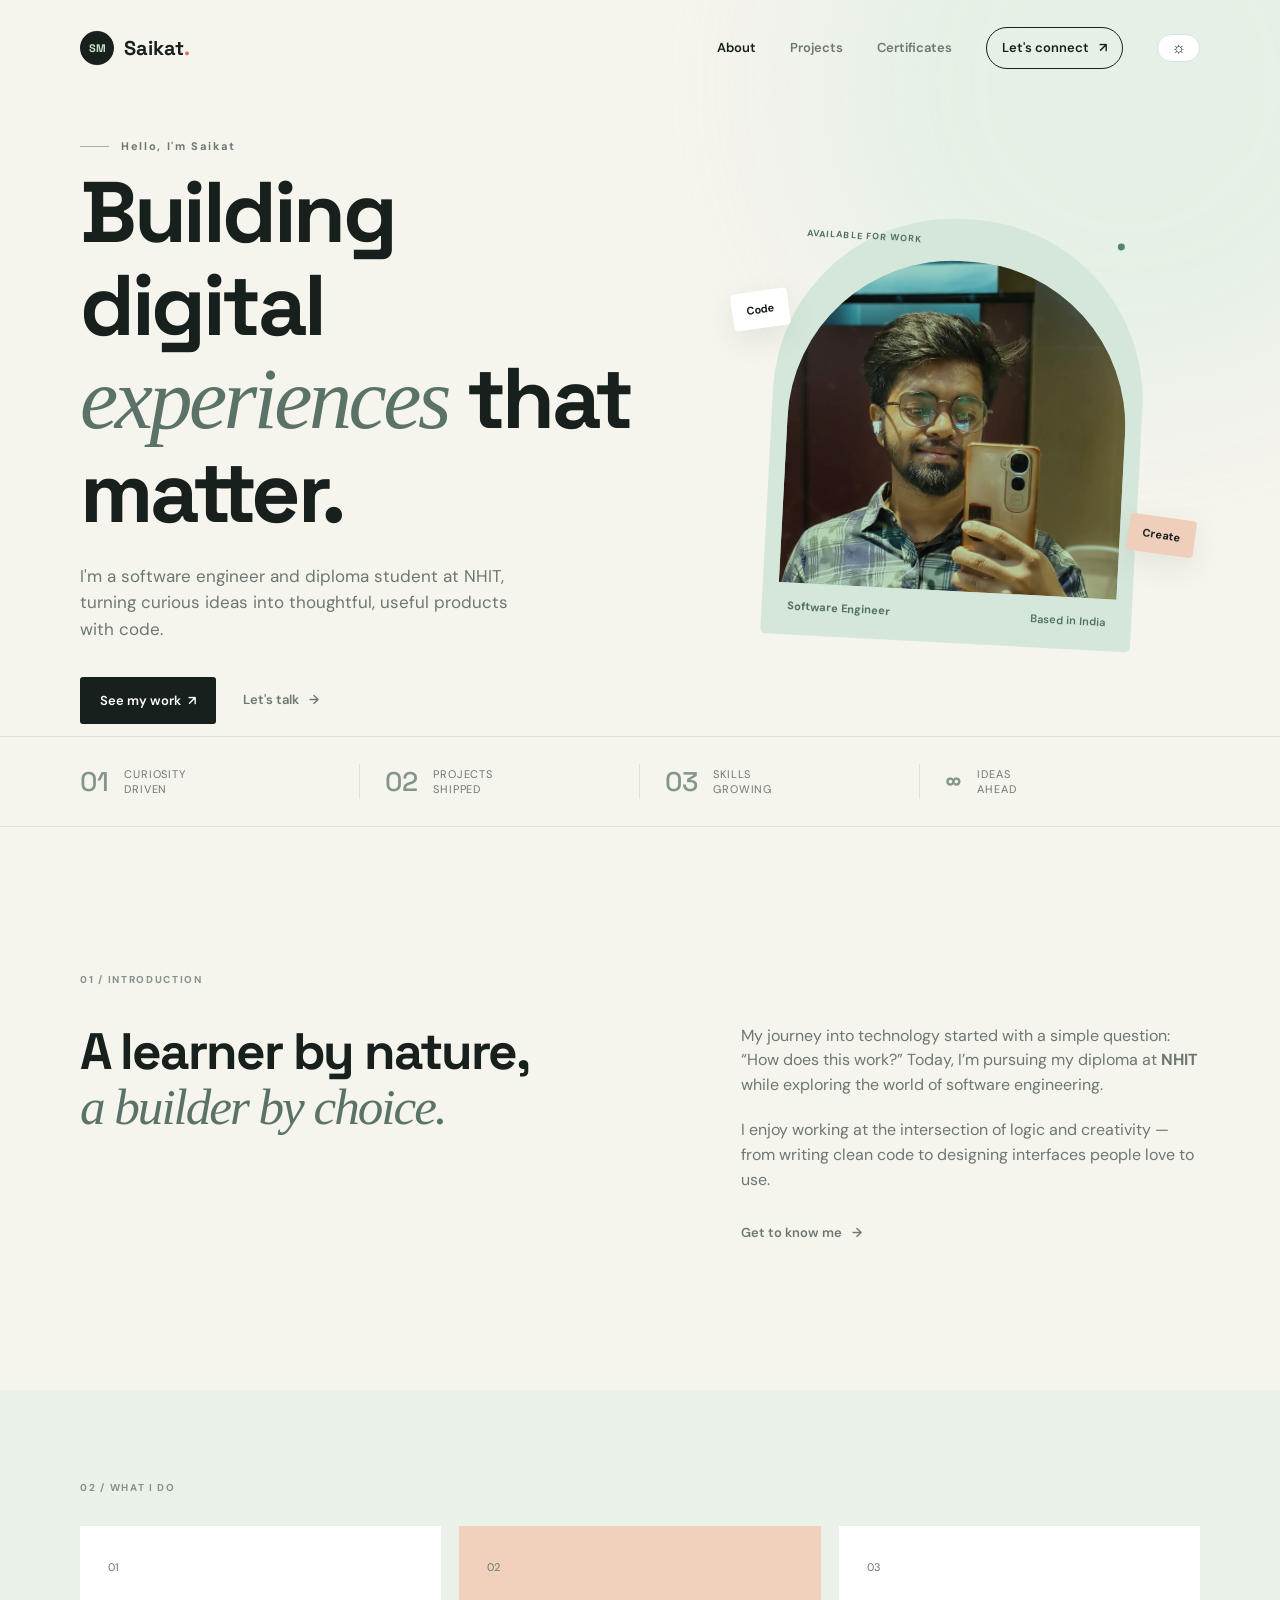
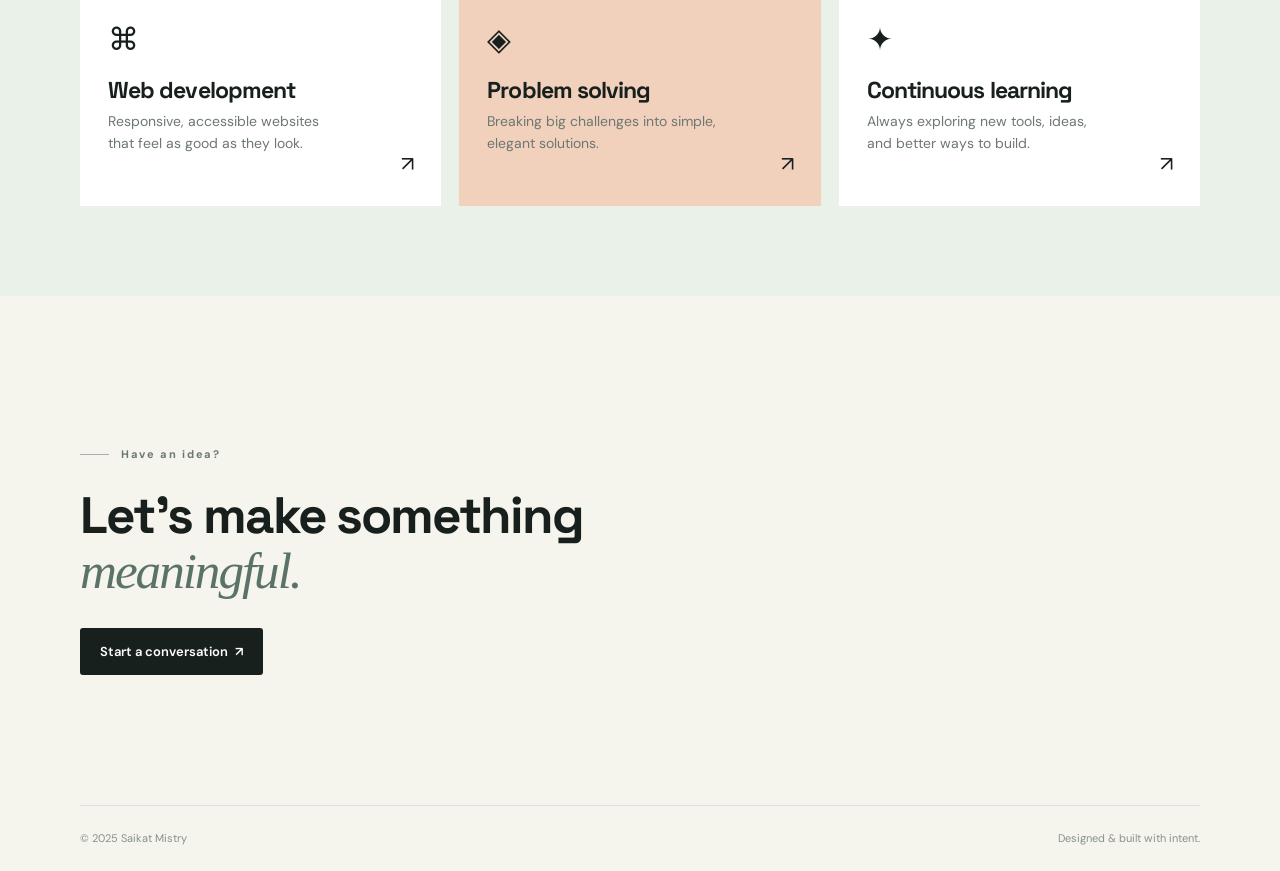
<file: index.html>
<!DOCTYPE html>
<html lang="en">
<head>
  <meta charset="UTF-8">
  <meta name="viewport" content="width=device-width, initial-scale=1.0">
  <meta name="description" content="Portfolio of Saikat Mistry, a software engineer and diploma student at NHIT.">
  <title>Saikat Mistry | Software Engineer</title>
  <link rel="preconnect" href="https://fonts.googleapis.com">
  <link rel="preconnect" href="https://fonts.gstatic.com" crossorigin>
  <link href="https://fonts.googleapis.com/css2?family=DM+Sans:wght@400;500;600;700&family=Space+Grotesk:wght@500;600;700&display=swap" rel="stylesheet">
  <link rel="stylesheet" href="style.css">
</head>
<body>
  <div class="page-glow"></div>
  <header class="site-header">
    <a class="brand" href="index.html" aria-label="Saikat Mistry home">
      <span class="brand-mark">SM</span>
      <span>Saikat<span class="brand-dot">.</span></span>
    </a>
    <div class="header-actions">
      <button class="menu-toggle" aria-label="Toggle navigation" aria-expanded="false">☰</button>
    </div>
    <nav class="site-nav">
      <a class="active" href="index.html">About</a>
      <a href="projects.html">Projects</a>
      <a href="certificates.html">Certificates</a>
      <a href="connect.html" class="nav-cta">Let's connect <span>↗</span></a>
      <button class="theme-toggle" aria-label="Switch to dark theme" aria-pressed="false"><span class="theme-sun">☼</span><span class="theme-moon">☾</span></button>
    </nav>
  </header>

  <main>
    <section class="hero container">
      <div class="hero-copy reveal">
        <p class="eyebrow"><span class="eyebrow-line"></span> Hello, I'm Saikat</p>
        <h1>Building digital<br><em>experiences</em> that matter.</h1>
        <p class="hero-text">I'm a software engineer and diploma student at NHIT, turning curious ideas into thoughtful, useful products with code.</p>
        <div class="hero-actions">
          <a class="button button-primary" href="projects.html">See my work <span>↗</span></a>
          <a class="text-link" href="connect.html">Let's talk <span>→</span></a>
        </div>
      </div>
      <div class="hero-art reveal">
        <div class="portrait-card">
          <div class="portrait-top"><span>AVAILABLE FOR WORK</span><span class="status-dot"></span></div>
          <div class="portrait-shape">
            <img class="profile-photo" src="assets/saikat-profile.jpg" alt="Saikat Mistry, software engineer">
          </div>
          <div class="portrait-caption"><span>Software Engineer</span><strong>Based in India</strong></div>
        </div>
        <span class="float-label label-one">Code</span>
        <span class="float-label label-two">Create</span>
      </div>
    </section>

    <section class="stats-strip">
      <div class="container stats-grid">
        <div><strong>01</strong><span>Curiosity<br>driven</span></div>
        <div><strong>02</strong><span>Projects<br>shipped</span></div>
        <div><strong>03</strong><span>Skills<br>growing</span></div>
        <div><strong>∞</strong><span>Ideas<br>ahead</span></div>
      </div>
    </section>

    <section class="intro-section container">
      <div class="section-label reveal">01 / INTRODUCTION</div>
      <div class="intro-content reveal">
        <h2>A learner by nature,<br><em>a builder by choice.</em></h2>
        <div>
          <p>My journey into technology started with a simple question: “How does this work?” Today, I’m pursuing my diploma at <strong>NHIT</strong> while exploring the world of software engineering.</p>
          <p>I enjoy working at the intersection of logic and creativity — from writing clean code to designing interfaces people love to use.</p>
          <a class="text-link" href="connect.html">Get to know me <span>→</span></a>
        </div>
      </div>
    </section>

    <section class="skills-section">
      <div class="container">
        <div class="section-label reveal">02 / WHAT I DO</div>
        <div class="skill-grid">
          <article class="skill-card reveal"><span class="skill-number">01</span><span class="skill-icon">⌘</span><h3>Web development</h3><p>Responsive, accessible websites that feel as good as they look.</p><span class="card-arrow">↗</span></article>
          <article class="skill-card accent-card reveal"><span class="skill-number">02</span><span class="skill-icon">◈</span><h3>Problem solving</h3><p>Breaking big challenges into simple, elegant solutions.</p><span class="card-arrow">↗</span></article>
          <article class="skill-card reveal"><span class="skill-number">03</span><span class="skill-icon">✦</span><h3>Continuous learning</h3><p>Always exploring new tools, ideas, and better ways to build.</p><span class="card-arrow">↗</span></article>
        </div>
      </div>
    </section>

    <section class="closing container reveal">
      <p class="eyebrow"><span class="eyebrow-line"></span> Have an idea?</p>
      <h2>Let's make something<br><em>meaningful.</em></h2>
      <a class="button button-primary" href="connect.html">Start a conversation <span>↗</span></a>
    </section>
  </main>
  <footer class="site-footer"><span>© 2025 Saikat Mistry</span><span>Designed & built with intent.</span></footer>
  <script src="script.js"></script>
</body>
</html>
</file>
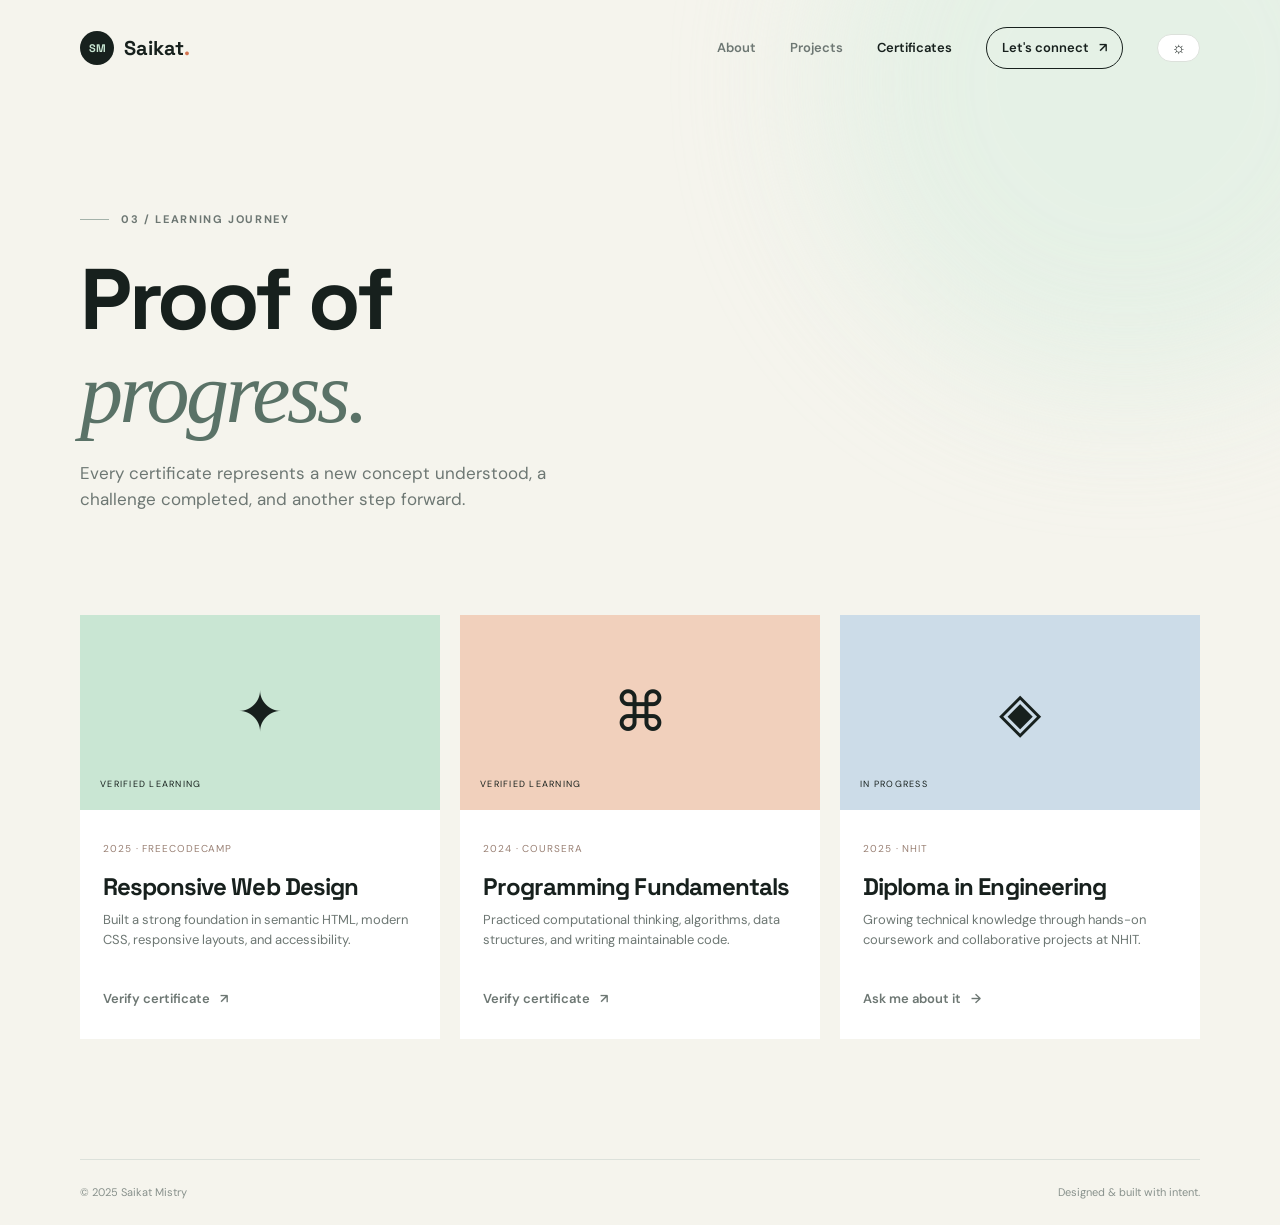
<file: certificates.html>
<!DOCTYPE html>
<html lang="en">
<head><meta charset="UTF-8"><meta name="viewport" content="width=device-width, initial-scale=1.0"><meta name="description" content="Certificates and learning milestones of Saikat Mistry."><title>Certificates | Saikat Mistry</title><link rel="preconnect" href="https://fonts.googleapis.com"><link rel="preconnect" href="https://fonts.gstatic.com" crossorigin><link href="https://fonts.googleapis.com/css2?family=DM+Sans:wght@400;500;600;700&family=Space+Grotesk:wght@500;600;700&display=swap" rel="stylesheet"><link rel="stylesheet" href="style.css"></head>
<body><div class="page-glow"></div><header class="site-header"><a class="brand" href="index.html"><span class="brand-mark">SM</span><span>Saikat<span class="brand-dot">.</span></span></a><div class="header-actions"><button class="menu-toggle" aria-label="Toggle navigation" aria-expanded="false">☰</button></div><nav class="site-nav"><a href="index.html">About</a><a href="projects.html">Projects</a><a class="active" href="certificates.html">Certificates</a><a href="connect.html" class="nav-cta">Let's connect <span>↗</span></a><button class="theme-toggle" aria-label="Switch to dark theme" aria-pressed="false"><span class="theme-sun">☼</span><span class="theme-moon">☾</span></button></nav></header>
<main><section class="page-hero container reveal"><p class="eyebrow"><span class="eyebrow-line"></span> 03 / LEARNING JOURNEY</p><h1>Proof of<br><em>progress.</em></h1><p class="page-lead">Every certificate represents a new concept understood, a challenge completed, and another step forward.</p></section>
<section class="certificate-grid container"><article class="certificate-card reveal"><div class="certificate-art cert-green"><span>✦</span><small>VERIFIED LEARNING</small></div><div class="certificate-meta"><span>2025 · FreeCodeCamp</span><h2>Responsive Web Design</h2><p>Built a strong foundation in semantic HTML, modern CSS, responsive layouts, and accessibility.</p><a class="text-link" href="connect.html">Verify certificate <span>↗</span></a></div></article>
<article class="certificate-card reveal"><div class="certificate-art cert-peach"><span>⌘</span><small>VERIFIED LEARNING</small></div><div class="certificate-meta"><span>2024 · Coursera</span><h2>Programming Fundamentals</h2><p>Practiced computational thinking, algorithms, data structures, and writing maintainable code.</p><a class="text-link" href="connect.html">Verify certificate <span>↗</span></a></div></article>
<article class="certificate-card reveal"><div class="certificate-art cert-blue"><span>◈</span><small>IN PROGRESS</small></div><div class="certificate-meta"><span>2025 · NHIT</span><h2>Diploma in Engineering</h2><p>Growing technical knowledge through hands-on coursework and collaborative projects at NHIT.</p><a class="text-link" href="connect.html">Ask me about it <span>→</span></a></div></article></section></main>
<footer class="site-footer"><span>© 2025 Saikat Mistry</span><span>Designed & built with intent.</span></footer><script src="script.js"></script></body></html>
</file>
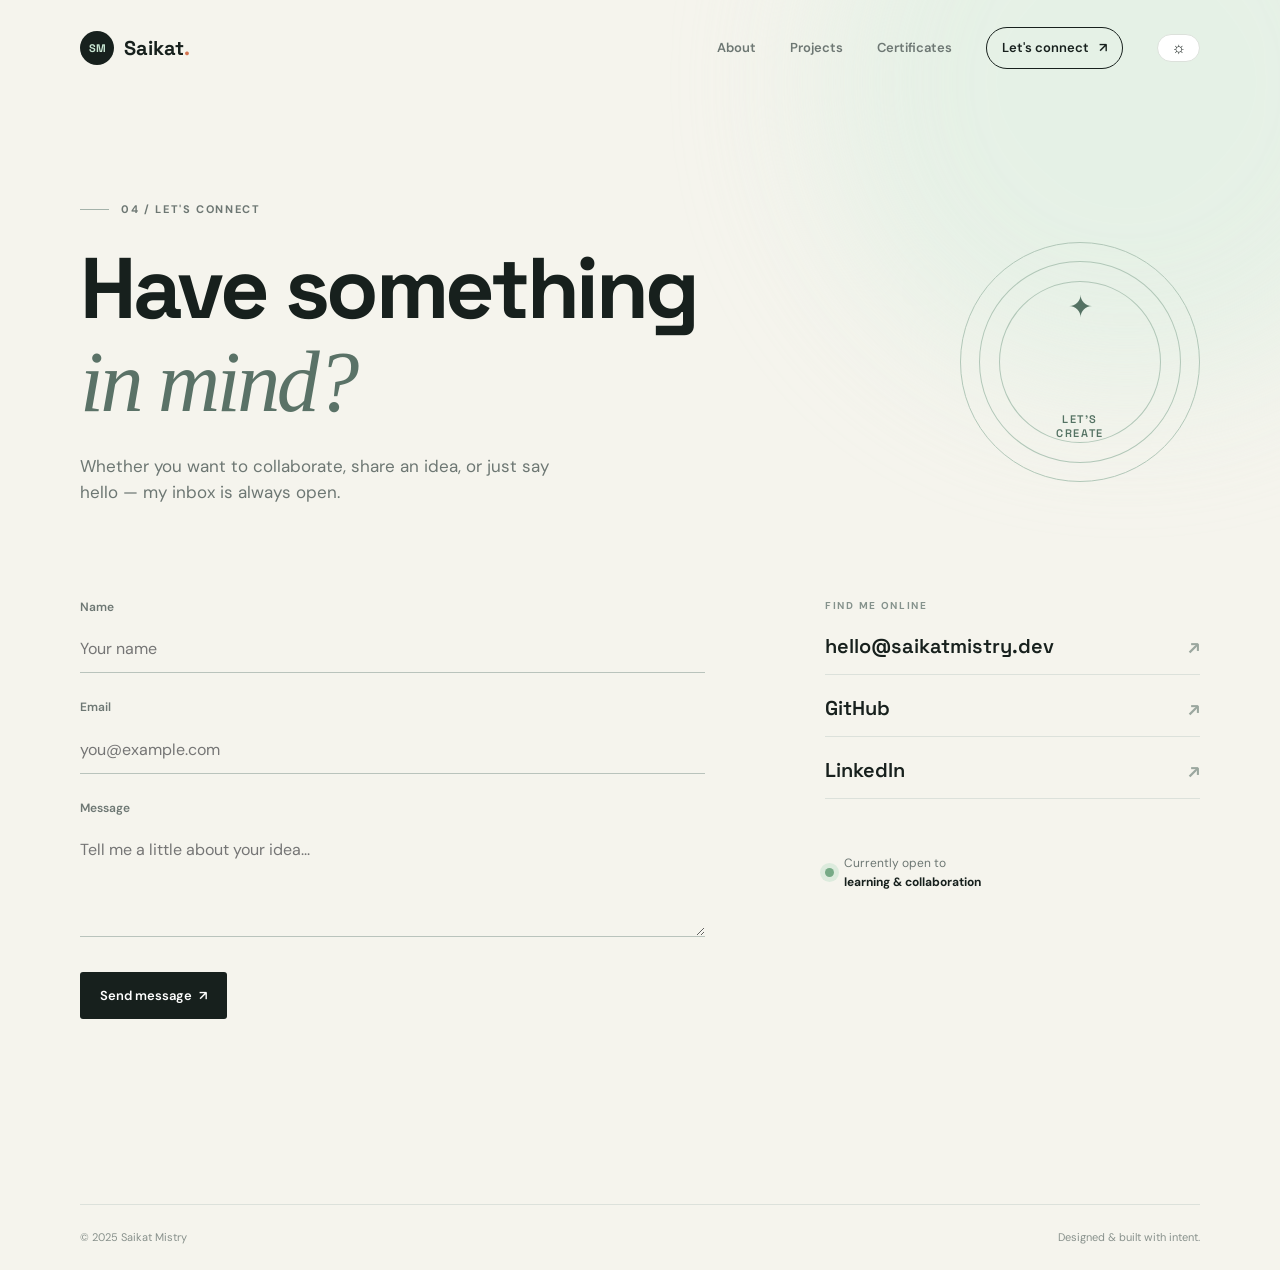
<file: connect.html>
<!DOCTYPE html>
<html lang="en">
<head><meta charset="UTF-8"><meta name="viewport" content="width=device-width, initial-scale=1.0"><meta name="description" content="Connect with Saikat Mistry."><title>Let's Connect | Saikat Mistry</title><link rel="preconnect" href="https://fonts.googleapis.com"><link rel="preconnect" href="https://fonts.gstatic.com" crossorigin><link href="https://fonts.googleapis.com/css2?family=DM+Sans:wght@400;500;600;700&family=Space+Grotesk:wght@500;600;700&display=swap" rel="stylesheet"><link rel="stylesheet" href="style.css"></head>
<body><div class="page-glow"></div><header class="site-header"><a class="brand" href="index.html"><span class="brand-mark">SM</span><span>Saikat<span class="brand-dot">.</span></span></a><div class="header-actions"><button class="menu-toggle" aria-label="Toggle navigation" aria-expanded="false">☰</button></div><nav class="site-nav"><a href="index.html">About</a><a href="projects.html">Projects</a><a href="certificates.html">Certificates</a><a class="active nav-cta" href="connect.html">Let's connect <span>↗</span></a><button class="theme-toggle" aria-label="Switch to dark theme" aria-pressed="false"><span class="theme-sun">☼</span><span class="theme-moon">☾</span></button></nav></header>
<main><section class="connect-hero container reveal"><div><p class="eyebrow"><span class="eyebrow-line"></span> 04 / LET'S CONNECT</p><h1>Have something<br><em>in mind?</em></h1><p class="page-lead">Whether you want to collaborate, share an idea, or just say hello — my inbox is always open.</p></div><div class="connect-orbit"><span>✦</span><b>LET'S<br>CREATE</b></div></section>
<section class="connect-section container"><form class="contact-form reveal" id="contact-form"><label>Name<input name="name" type="text" placeholder="Your name" required></label><label>Email<input name="email" type="email" placeholder="you@example.com" required></label><label>Message<textarea name="message" rows="4" placeholder="Tell me a little about your idea..." required></textarea></label><button class="button button-primary" type="submit">Send message <span>↗</span></button><p class="form-message" role="status"></p></form><div class="contact-details reveal"><span class="section-label">FIND ME ONLINE</span><a href="mailto:hello@saikatmistry.dev">hello@saikatmistry.dev <span>↗</span></a><a href="https://github.com/" target="_blank" rel="noreferrer">GitHub <span>↗</span></a><a href="https://www.linkedin.com/" target="_blank" rel="noreferrer">LinkedIn <span>↗</span></a><div class="availability"><i></i><span>Currently open to<br><strong>learning & collaboration</strong></span></div></div></section></main>
<footer class="site-footer"><span>© 2025 Saikat Mistry</span><span>Designed & built with intent.</span></footer><script src="script.js"></script></body></html>
</file>
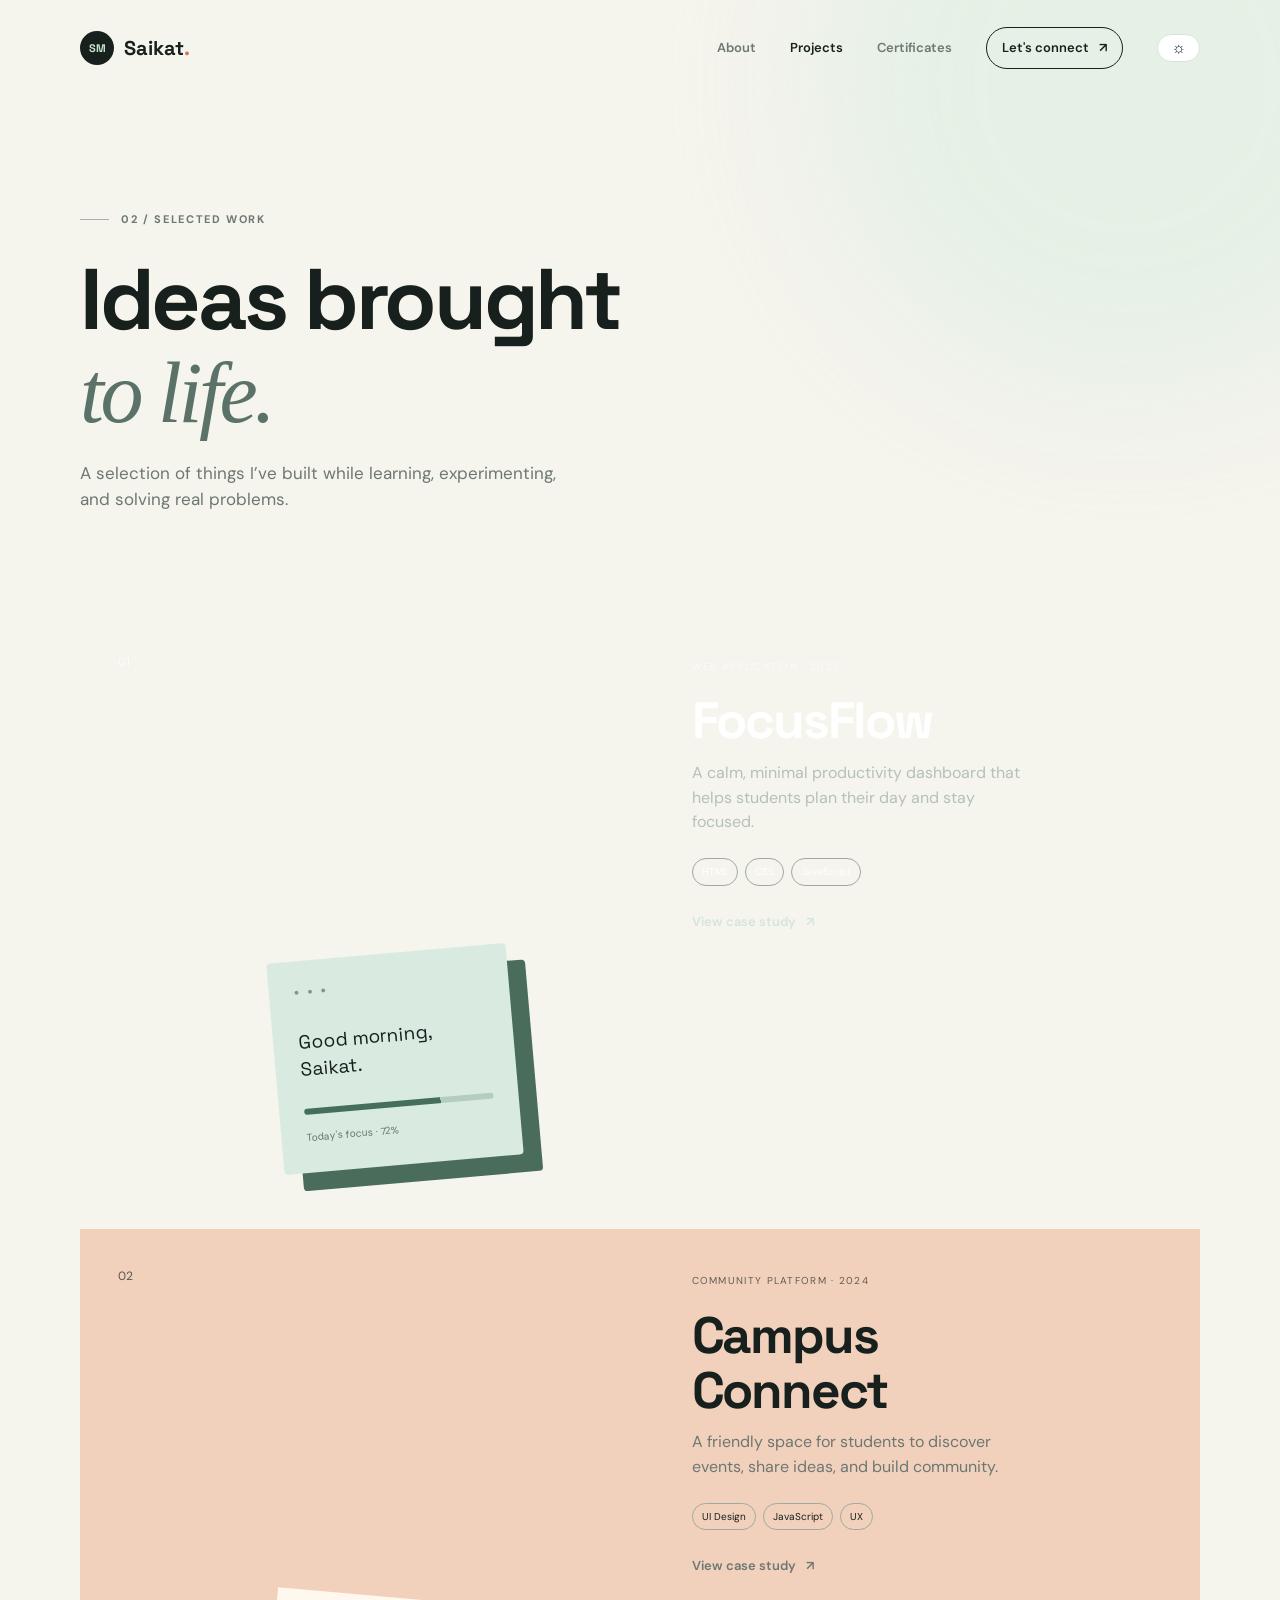
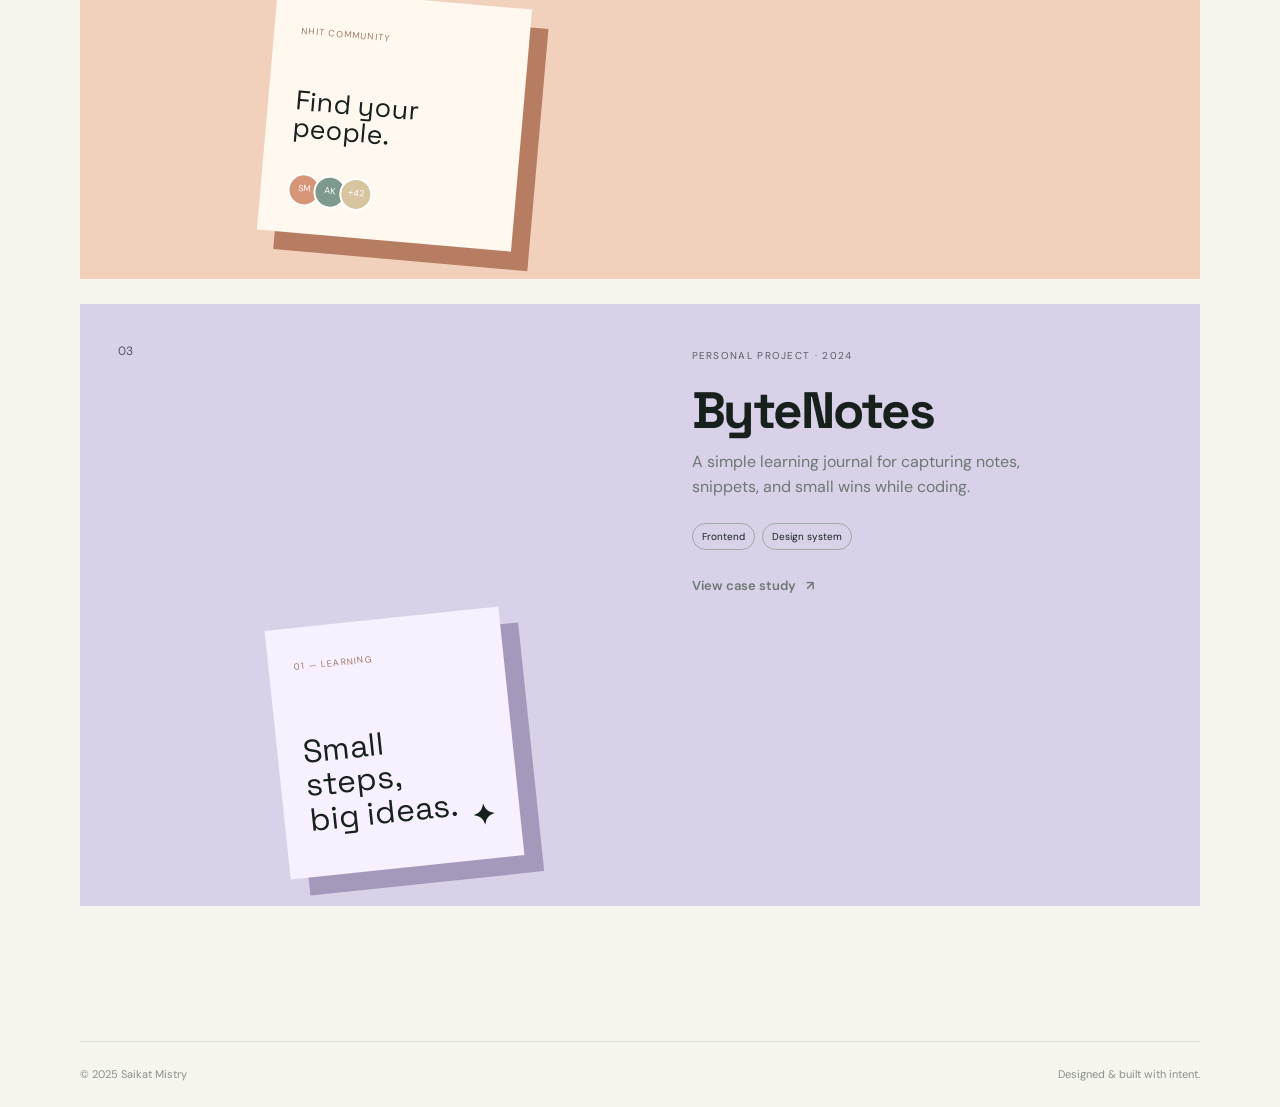
<file: projects.html>
<!DOCTYPE html>
<html lang="en">
<head>
  <meta charset="UTF-8"><meta name="viewport" content="width=device-width, initial-scale=1.0">
  <meta name="description" content="Selected projects by Saikat Mistry."><title>Projects | Saikat Mistry</title>
  <link rel="preconnect" href="https://fonts.googleapis.com"><link rel="preconnect" href="https://fonts.gstatic.com" crossorigin>
  <link href="https://fonts.googleapis.com/css2?family=DM+Sans:wght@400;500;600;700&family=Space+Grotesk:wght@500;600;700&display=swap" rel="stylesheet"><link rel="stylesheet" href="style.css">
</head>
<body><div class="page-glow"></div><header class="site-header"><a class="brand" href="index.html"><span class="brand-mark">SM</span><span>Saikat<span class="brand-dot">.</span></span></a><div class="header-actions"><button class="menu-toggle" aria-label="Toggle navigation" aria-expanded="false">☰</button></div><nav class="site-nav"><a href="index.html">About</a><a class="active" href="projects.html">Projects</a><a href="certificates.html">Certificates</a><a href="connect.html" class="nav-cta">Let's connect <span>↗</span></a><button class="theme-toggle" aria-label="Switch to dark theme" aria-pressed="false"><span class="theme-sun">☼</span><span class="theme-moon">☾</span></button></nav></header>
<main><section class="page-hero container reveal"><p class="eyebrow"><span class="eyebrow-line"></span> 02 / SELECTED WORK</p><h1>Ideas brought<br><em>to life.</em></h1><p class="page-lead">A selection of things I’ve built while learning, experimenting, and solving real problems.</p></section>
<section class="projects-list container"><article class="project-card project-dark reveal"><div class="project-number">01</div><div class="project-info"><span class="project-type">Web application · 2025</span><h2>FocusFlow</h2><p>A calm, minimal productivity dashboard that helps students plan their day and stay focused.</p><div class="tags"><span>HTML</span><span>CSS</span><span>JavaScript</span></div><a href="connect.html" class="text-link light-link">View case study <span>↗</span></a></div><div class="project-visual focus-visual"><div class="mini-window"><span class="window-dots">● ● ●</span><strong>Good morning, Saikat.</strong><div class="progress-bar"></div><small>Today's focus · 72%</small></div></div></article>
<article class="project-card project-peach reveal"><div class="project-number">02</div><div class="project-info"><span class="project-type">Community platform · 2024</span><h2>Campus Connect</h2><p>A friendly space for students to discover events, share ideas, and build community.</p><div class="tags"><span>UI Design</span><span>JavaScript</span><span>UX</span></div><a href="connect.html" class="text-link">View case study <span>↗</span></a></div><div class="project-visual campus-visual"><div class="campus-card"><span>NHIT COMMUNITY</span><strong>Find your people.</strong><div class="avatar-row"><i>SM</i><i>AK</i><i>+42</i></div></div></div></article>
<article class="project-card project-lilac reveal"><div class="project-number">03</div><div class="project-info"><span class="project-type">Personal project · 2024</span><h2>ByteNotes</h2><p>A simple learning journal for capturing notes, snippets, and small wins while coding.</p><div class="tags"><span>Frontend</span><span>Design system</span></div><a href="connect.html" class="text-link">View case study <span>↗</span></a></div><div class="project-visual notes-visual"><div class="note"><span>01 — LEARNING</span><strong>Small steps,<br>big ideas.</strong><b>✦</b></div></div></article></section></main>
<footer class="site-footer"><span>© 2025 Saikat Mistry</span><span>Designed & built with intent.</span></footer><script src="script.js"></script></body></html>
</file>
<file: style.css>
:root {
  --ink: #17201d;
  --muted: #6d7773;
  --cream: #f5f4ed;
  --mint: #c9e6d3;
  --peach: #f1d0bc;
  --lilac: #d8d1e8;
  --line: #dce1db;
  --surface: #ffffff;
  --soft: #eaf1e9;
  --serif: Georgia, "Times New Roman", serif;
}

* { box-sizing: border-box; }
html { scroll-behavior: smooth; }
body {
  margin: 0;
  background: var(--cream);
  color: var(--ink);
  font-family: "DM Sans", sans-serif;
  font-size: 16px;
  line-height: 1.55;
  transition: background-color .25s ease, color .25s ease;
}
a { color: inherit; }
h1, h2, h3, p { margin-top: 0; }
h1, h2, h3 {
  font-family: "Space Grotesk", sans-serif;
  line-height: 1.08;
  letter-spacing: -.04em;
}
h1 { margin-bottom: 24px; font-size: clamp(48px, 7vw, 86px); }
h2 { font-size: clamp(32px, 4vw, 56px); }
em { color: #5a7267; font-family: var(--serif); font-weight: 400; }

.page-glow {
  position: fixed;
  z-index: -1;
  top: -25vh;
  right: -12vw;
  width: 48vw;
  height: 48vw;
  border-radius: 50%;
  background: #dfefe3;
  filter: blur(70px);
  opacity: .7;
}
.container, .site-header, .site-footer {
  width: min(1120px, calc(100% - 80px));
  margin-inline: auto;
}
.site-header {
  position: relative;
  z-index: 10;
  display: flex;
  align-items: center;
  justify-content: space-between;
  padding: 27px 0;
}
.brand {
  display: flex;
  align-items: center;
  gap: 10px;
  color: var(--ink);
  font: 700 20px "Space Grotesk", sans-serif;
  text-decoration: none;
}
.brand-mark {
  display: grid;
  width: 34px;
  height: 34px;
  place-items: center;
  border-radius: 50%;
  background: var(--ink);
  color: var(--mint);
  font-size: 11px;
}
.brand-dot { color: #d47350; }
.site-nav { display: flex; align-items: center; gap: 34px; }
.site-nav a, .text-link {
  color: var(--muted);
  font-size: 13px;
  font-weight: 600;
  text-decoration: none;
  transition: color .2s ease;
}
.site-nav a:hover, .site-nav a.active, .text-link:hover { color: var(--ink); }
.nav-cta {
  padding: 10px 15px;
  border: 1px solid var(--ink);
  border-radius: 30px;
  color: var(--ink) !important;
}
.nav-cta span, .button span, .text-link span { margin-left: 7px; }
.header-actions { display: flex; align-items: center; gap: 12px; }
.theme-toggle {
  display: flex;
  width: 43px;
  height: 28px;
  align-items: center;
  justify-content: center;
  gap: 2px;
  padding: 0;
  border: 1px solid var(--line);
  border-radius: 20px;
  background: var(--surface);
  color: var(--ink);
  font-size: 16px;
  cursor: pointer;
}
.theme-moon { display: none; }
.theme-toggle[aria-pressed="true"] .theme-sun { display: none; }
.theme-toggle[aria-pressed="true"] .theme-moon { display: inline; }
.site-nav .theme-toggle { flex: 0 0 auto; }
.menu-toggle {
  display: none;
  border: 0;
  background: transparent;
  color: var(--ink);
  font-size: 24px;
  cursor: pointer;
}

.eyebrow {
  display: flex;
  align-items: center;
  gap: 12px;
  color: var(--muted);
  font-size: 11px;
  font-weight: 700;
  letter-spacing: .15em;
}
.eyebrow-line { width: 29px; height: 1px; background: #a4b2aa; }
.button {
  display: inline-flex;
  align-items: center;
  border: 0;
  border-radius: 3px;
  padding: 15px 20px;
  font: 600 13px "DM Sans", sans-serif;
  text-decoration: none;
  cursor: pointer;
}
.button-primary { background: var(--ink); color: #fff; }

.hero {
  display: grid;
  min-height: 640px;
  grid-template-columns: 1.08fr .92fr;
  align-items: center;
  gap: 60px;
  padding-top: 30px;
}
.hero-text, .page-lead { max-width: 440px; color: var(--muted); font-size: 17px; }
.hero-actions { display: flex; align-items: center; gap: 27px; margin-top: 35px; }
.hero-art { position: relative; display: grid; place-items: center; }
.portrait-card {
  width: min(370px, 80%);
  padding: 16px 16px 20px;
  border-radius: 180px 180px 5px 5px;
  background: #d5e7db;
  transform: rotate(3deg);
}
.portrait-top, .portrait-caption {
  display: flex;
  justify-content: space-between;
  padding: 0 10px;
  color: #527161;
  font-size: 9px;
  font-weight: 700;
  letter-spacing: .12em;
}
.status-dot { width: 7px; height: 7px; border-radius: 50%; background: #54856c; }
.portrait-shape {
  position: relative;
  height: 330px;
  margin: 12px 0 15px;
  overflow: hidden;
  border-radius: 165px 165px 0 0;
  background: #b9d8c6;
}
.profile-photo {
  display: block;
  width: 100%;
  height: 100%;
  object-fit: cover;
  object-position: center 24%;
  mix-blend-mode: multiply;
}
.avatar-illustration { position: absolute; inset: 30px 35px 0; border-radius: 50% 50% 0 0; background: #edae83; }
.avatar-face { position: absolute; top: 70px; left: 50%; width: 135px; height: 160px; border-radius: 48% 48% 45% 45%; background: #c87c59; transform: translateX(-50%); }
.avatar-hair { position: absolute; z-index: 1; top: 40px; left: 50%; width: 160px; height: 115px; border-radius: 55% 55% 35% 35%; background: #243933; transform: translateX(-50%); }
.avatar-shirt { position: absolute; bottom: -45px; left: 50%; width: 230px; height: 160px; border-radius: 50% 50% 0 0; background: #304d43; transform: translateX(-50%); }
.portrait-caption { font-size: 11px; letter-spacing: 0; }
.portrait-caption strong { font-weight: 600; }
.float-label { position: absolute; padding: 10px 14px; border-radius: 4px; background: var(--surface); box-shadow: 0 10px 30px #354a3c18; font-size: 11px; font-weight: 700; }
.label-one { top: 17%; left: 4%; transform: rotate(-8deg); }
.label-two { right: 1%; bottom: 21%; background: #efcebb; transform: rotate(8deg); }

.stats-strip { border-top: 1px solid var(--line); border-bottom: 1px solid var(--line); }
.stats-grid { display: grid; grid-template-columns: repeat(4, 1fr); padding: 27px 0; }
.stats-grid div { display: flex; align-items: center; gap: 15px; padding-left: 25px; border-right: 1px solid var(--line); }
.stats-grid div:first-child { padding-left: 0; }
.stats-grid div:last-child { border-right: 0; }
.stats-grid strong { color: #83968b; font: 500 27px "Space Grotesk"; }
.stats-grid span { color: var(--muted); font-size: 11px; line-height: 1.3; letter-spacing: .08em; text-transform: uppercase; }
.intro-section { padding: 145px 0; }
.section-label { color: #85928c; font-size: 10px; font-weight: 700; letter-spacing: .17em; }
.intro-content { display: grid; grid-template-columns: 1.1fr .9fr; gap: 100px; margin-top: 36px; }
.intro-content h2 { margin: 0; }
.intro-content p, .skill-card p, .project-info p, .certificate-meta p { color: var(--muted); }
.intro-content p { font-size: 16px; }
.intro-content p + p { margin-top: 20px; }
.intro-content .text-link { display: inline-block; margin-top: 15px; }
.skills-section { padding: 90px 0; background: var(--soft); }
.skill-grid { display: grid; grid-template-columns: repeat(3, 1fr); gap: 18px; margin-top: 30px; }
.skill-card { position: relative; min-height: 280px; padding: 28px; background: var(--surface); }
.skill-card.accent-card { background: var(--peach); }
.skill-number { color: var(--muted); font-size: 11px; }
.skill-icon { display: block; margin: 37px 0 14px; font-size: 31px; }
.skill-card h3 { margin-bottom: 9px; font-size: 23px; }
.skill-card p { max-width: 240px; font-size: 14px; }
.card-arrow { position: absolute; right: 27px; bottom: 25px; font-size: 21px; }
.closing { padding: 150px 0 130px; }
.closing h2 { margin: 25px 0 30px; }
.site-footer { display: flex; justify-content: space-between; padding: 24px 0; border-top: 1px solid var(--line); color: #88918c; font-size: 11px; }

.page-hero { padding: 115px 0 85px; }
.page-hero h1 { margin: 25px 0 20px; }
.page-lead { max-width: 510px; }
.projects-list { padding-bottom: 110px; }
.project-card { display: grid; min-height: 430px; grid-template-columns: 1fr .85fr; gap: 20px; margin-bottom: 25px; padding: 38px; overflow: hidden; }
.project-dark { color: #fff; background: var(--dark); }
.project-peach { background: var(--peach); }
.project-lilac { background: var(--lilac); }
.project-number { font-size: 12px; opacity: .7; }
.project-info { max-width: 370px; align-self: center; }
.project-type { font-size: 10px; letter-spacing: .13em; text-transform: uppercase; opacity: .65; }
.project-info h2 { margin: 16px 0 12px; }
.project-info p { max-width: 340px; }
.project-dark .project-info p { color: #b4c1ba; }
.tags { display: flex; flex-wrap: wrap; gap: 7px; margin: 23px 0; }
.tags span { padding: 5px 9px; border: 1px solid #9fa9a2; border-radius: 20px; font-size: 10px; }
.light-link { color: #d6e5db; }
.light-link:hover { color: #fff; }
.project-visual { display: grid; place-items: center; }
.mini-window { width: 240px; padding: 25px; border-radius: 4px; background: #d9ebe0; box-shadow: 18px 18px #496c5b; color: var(--ink); transform: rotate(-5deg); }
.window-dots { display: block; margin-bottom: 30px; color: #7a9a87; font-size: 9px; letter-spacing: 3px; }
.mini-window strong { font: 19px "Space Grotesk"; }
.progress-bar { height: 6px; margin: 25px 0 9px; border-radius: 5px; background: linear-gradient(to right, #456f5b 72%, #b4cebe 72%); }
.mini-window small { color: #61776d; font-size: 10px; }
.campus-card { width: 255px; padding: 27px; background: #fff8ef; box-shadow: 18px 18px #b67d62; transform: rotate(5deg); }
.campus-card span, .note span { color: #9e7967; font-size: 9px; letter-spacing: .14em; }
.campus-card strong { display: block; margin: 45px 0 32px; font: 27px/1 "Space Grotesk"; }
.avatar-row { display: flex; }
.avatar-row i { display: grid; width: 33px; height: 33px; margin-right: -7px; place-items: center; border: 2px solid #fff; border-radius: 50%; background: #d79578; color: #fff; font-size: 9px; font-style: normal; }
.avatar-row i:nth-child(2) { background: #7d9a8d; }
.avatar-row i:nth-child(3) { background: #d9c4a0; }
.note { position: relative; width: 235px; height: 250px; padding: 25px; background: #f7f0ff; box-shadow: 18px 18px #a499bb; transform: rotate(-6deg); }
.note strong { display: block; margin-top: 57px; font: 32px/1.08 "Space Grotesk"; }
.note b { position: absolute; right: 25px; bottom: 22px; font-size: 28px; }

.certificate-grid { display: grid; grid-template-columns: repeat(3, 1fr); gap: 20px; padding-bottom: 120px; }
.certificate-card { background: var(--surface); }
.certificate-art { position: relative; display: grid; height: 195px; place-items: center; }
.certificate-art span { font: 55px var(--serif); }
.certificate-art small { position: absolute; bottom: 18px; left: 20px; font-size: 9px; letter-spacing: .14em; }
.cert-green { background: #c9e6d3; }
.cert-peach { background: #f1d0bc; }
.cert-blue { background: #ccdce8; }
.certificate-meta { padding: 25px 23px 28px; }
.certificate-meta > span { color: #9a8175; font-size: 10px; letter-spacing: .09em; text-transform: uppercase; }
.certificate-meta h2 { margin: 15px 0 10px; font-size: 24px; }
.certificate-meta p { min-height: 63px; font-size: 13px; }

.connect-hero { display: flex; align-items: center; justify-content: space-between; padding: 105px 0 75px; }
.connect-hero h1 { margin-top: 24px; }
.connect-orbit { position: relative; display: grid; width: 240px; height: 240px; place-items: center; border: 1px solid #b1c7b8; border-radius: 50%; color: #547263; text-align: center; }
.connect-orbit::before, .connect-orbit::after { position: absolute; inset: 18px; border: 1px solid #b1c7b8; border-radius: 50%; content: ""; transform: rotate(45deg); }
.connect-orbit::after { inset: 38px; transform: rotate(-45deg); }
.connect-orbit span { font-size: 30px; }
.connect-orbit b { font: 600 11px "Space Grotesk"; letter-spacing: .15em; }
.connect-section { display: grid; grid-template-columns: 1.25fr .75fr; gap: 120px; padding-bottom: 130px; }
.contact-form { display: grid; gap: 25px; }
.contact-form label { display: grid; gap: 9px; color: var(--muted); font-size: 12px; font-weight: 600; }
.contact-form input, .contact-form textarea { width: 100%; padding: 13px 0; border: 0; border-bottom: 1px solid #b9c3bc; outline: 0; background: transparent; color: var(--ink); font: 16px "DM Sans"; resize: vertical; }
.contact-form input:focus, .contact-form textarea:focus { border-bottom-color: var(--ink); }
.contact-form button { justify-self: start; margin-top: 10px; }
.form-message { min-height: 18px; color: #527d64; font-size: 12px; }
.contact-details { display: flex; flex-direction: column; gap: 20px; }
.contact-details > a { padding-bottom: 15px; border-bottom: 1px solid var(--line); color: var(--ink); font: 600 20px "Space Grotesk"; text-decoration: none; }
.contact-details > a span { float: right; color: #9ba79f; }
.availability { display: flex; align-items: center; gap: 10px; margin-top: 35px; color: var(--muted); font-size: 12px; }
.availability i { width: 9px; height: 9px; border-radius: 50%; background: #76aa86; box-shadow: 0 0 0 5px #dcebdd; }
.availability strong { color: var(--ink); }

.reveal { opacity: 0; transform: translateY(20px); transition: opacity .7s ease, transform .7s ease; }
.reveal.visible { opacity: 1; transform: translateY(0); }
.dark-theme { --ink: #eef5f0; --muted: #a9b8af; --cream: #101815; --line: #304139; --surface: #1b2822; --soft: #17251f; }
.dark-theme .page-glow { background: #1b4a36; opacity: .5; }
.dark-theme .brand-mark { background: #d7eee0; color: #173124; }
.dark-theme em { color: #a7d6b8; }
.dark-theme .skill-card, .dark-theme .certificate-card { background: var(--surface); }
.dark-theme .float-label { background: #21332a; }
.dark-theme .button-primary { background: #d7eee0; color: #17201d; }
.dark-theme .site-nav { background: transparent; }

@media (min-width: 761px) and (max-width: 980px) {
  .container, .site-header, .site-footer { width: calc(100% - 56px); }
  .hero { gap: 30px; }
  .intro-content { gap: 45px; }
  .site-nav { gap: 17px; }
  .certificate-grid { grid-template-columns: repeat(2, 1fr); }
}
@media (max-width: 760px) {
  .container, .site-header, .site-footer { width: calc(100% - 40px); }
  .site-header { padding: 20px 0; }
  .menu-toggle { display: block; }
  .site-nav {
    position: absolute;
    z-index: 20;
    top: 68px;
    right: 20px;
    left: 20px;
    display: none;
    flex-direction: column;
    align-items: stretch;
    gap: 0;
    padding: 10px;
    border: 1px solid var(--line);
    background: var(--surface);
    box-shadow: 0 10px 30px #17201d1c;
  }
  .site-nav.open { display: flex; }
  .dark-theme .site-nav { background: var(--surface); }
  .site-nav a { padding: 13px; }
  .site-nav .theme-toggle { align-self: flex-start; margin: 8px 13px; }
  .nav-cta { border: 0; border-radius: 0; }
  .hero { display: flex; min-height: auto; flex-direction: column; align-items: flex-start; gap: 40px; padding-top: 65px; }
  .hero h1 { font-size: clamp(45px, 13vw, 60px); }
  .hero-text, .page-lead { font-size: 16px; }
  .hero-actions { flex-wrap: wrap; }
  .hero-art { width: 100%; }
  .portrait-card { width: min(330px, 88%); }
  .portrait-shape { height: 280px; }
  .stats-grid { grid-template-columns: repeat(2, 1fr); gap: 18px; }
  .stats-grid div { padding: 0; border: 0; }
  .intro-section { padding: 90px 0; }
  .intro-content, .connect-section { grid-template-columns: 1fr; gap: 35px; }
  .skill-grid, .certificate-grid { grid-template-columns: 1fr; }
  .skills-section { padding: 70px 0; }
  .closing { padding: 95px 0; }
  .page-hero { padding: 75px 0 55px; }
  .project-card { grid-template-columns: 1fr; min-height: 0; padding: 25px; }
  .project-info { max-width: none; }
  .project-visual { min-height: 230px; padding: 25px 0 15px; }
  .project-dark .project-visual { display: none; }
  .certificate-grid { padding-bottom: 80px; }
  .connect-hero { display: block; padding: 75px 0 50px; }
  .connect-orbit { width: 180px; height: 180px; margin: 50px auto 0; }
  .connect-section { gap: 60px; padding-bottom: 80px; }
  .contact-details > a { font-size: 18px; }
  .site-footer { flex-direction: column; gap: 15px; }
}
</file>
